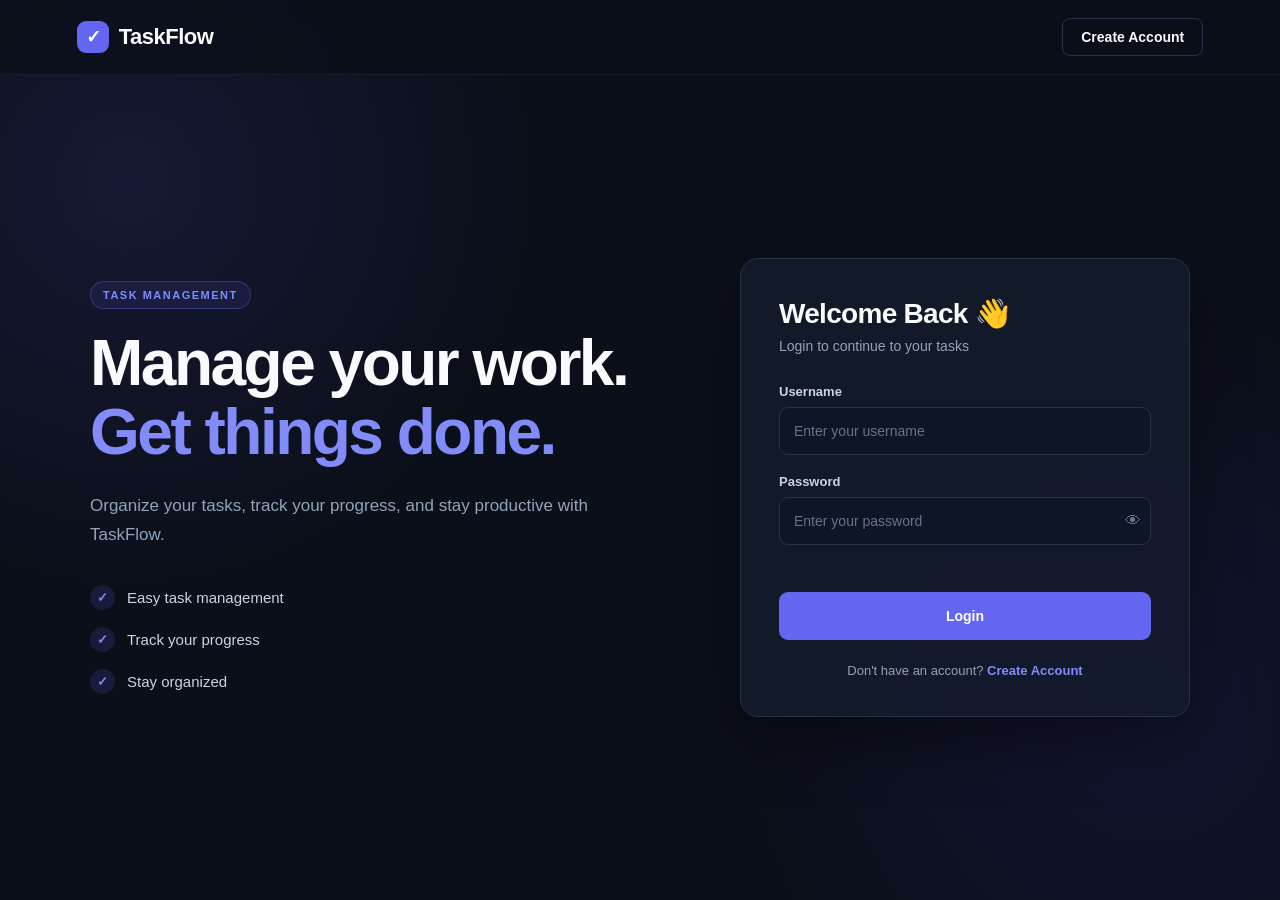
<file: frontend/index.html>
<!DOCTYPE html>
<html lang="en">
<head>
    <meta charset="UTF-8">
    <meta name="viewport" content="width=device-width, initial-scale=1.0">

    <title>TaskFlow - Login</title>

    <link rel="stylesheet" href="css/auth.css">
</head>

<body>

    <header class="navbar">
        <div class="logo">
            <span>✓</span>
            TaskFlow
        </div>

        <a href="register.html" class="register-link">
            Create Account
        </a>
    </header>


    <main class="login-container">

        <section class="login-info">

            <p class="badge">TASK MANAGEMENT</p>

            <h1>
                Manage your work.
                <span>Get things done.</span>
            </h1>

            <p class="description">
                Organize your tasks, track your progress,
                and stay productive with TaskFlow.
            </p>

            <div class="features">

                <div class="feature">
                    <span>✓</span>
                    <p>Easy task management</p>
                </div>

                <div class="feature">
                    <span>✓</span>
                    <p>Track your progress</p>
                </div>

                <div class="feature">
                    <span>✓</span>
                    <p>Stay organized</p>
                </div>

            </div>

        </section>


        <section class="login-card">

            <h2>Welcome Back 👋</h2>

            <p class="login-subtitle">
                Login to continue to your tasks
            </p>

            <form id="loginForm">

                <div class="form-group">

                    <label for="username">
                        Username
                    </label>

                    <input
                        type="text"
                        id="username"
                        name="username"
                        placeholder="Enter your username"
                        required
                    >

                </div>


                <div class="form-group">

                    <label for="password">
                        Password
                    </label>

                    <div class="password-box">

                        <input
                            type="password"
                            id="password"
                            name="password"
                            placeholder="Enter your password"
                            required
                        >

                        <button
                            type="button"
                            id="togglePassword"
                        >
                            👁
                        </button>

                    </div>

                </div>


                <p id="loginError" class="error-message"></p>


                <button
                    type="submit"
                    class="login-btn"
                >
                    Login
                </button>

            </form>


            <p class="register-text">
                Don't have an account?
                <a href="register.html">
                    Create Account
                </a>
            </p>

        </section>

    </main>


    <script src="js/auth.js"></script>
    <script src="js/config.js"></script>


</body>
</html>
</file>
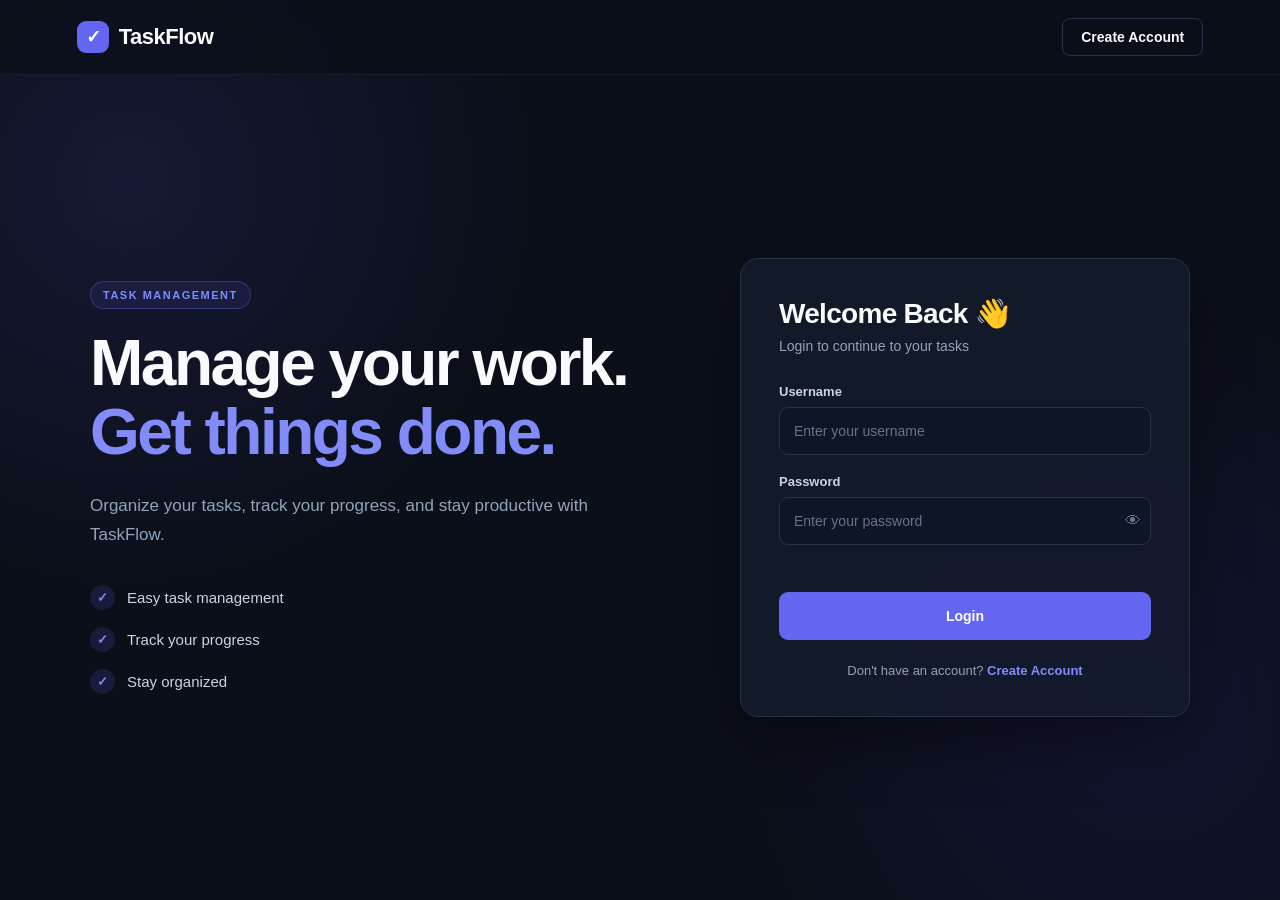
<file: frontend/dashboard.html>
<!DOCTYPE html>
<html lang="en">

<head>

    <meta charset="UTF-8">

    <meta
        name="viewport"
        content="width=device-width, initial-scale=1.0"
    >

    <title>TaskFlow - Dashboard</title>

    <link
        rel="stylesheet"
        href="css/dashboard.css"
    >

</head>


<body>


    <div class="app-container">


        <aside class="sidebar">

            <div class="sidebar-logo">

                <div class="logo-icon">
                    ✓
                </div>

                <span>
                    TaskFlow
                </span>

            </div>


            <nav class="sidebar-nav">


                <div class="nav-section">

                    <p class="nav-title">
                        MAIN
                    </p>


                    <a
                        href="#"
                        class="nav-item active"
                        id="dashboardNav"
                    >

                        <span class="nav-icon">
                            ▣
                        </span>

                        <span>
                            Dashboard
                        </span>

                    </a>

                </div>


                <div class="nav-section">

                    <p class="nav-title">
                        TASKS
                    </p>


                    <a
                        href="#"
                        class="nav-item"
                        id="allTasksNav"
                    >

                        <span class="nav-icon">
                            □
                        </span>

                        <span>
                            All Tasks
                        </span>

                    </a>


                    <a
                        href="#"
                        class="nav-item"
                        id="completedNav"
                    >

                        <span class="nav-icon">
                            ✓
                        </span>

                        <span>
                            Completed
                        </span>

                    </a>

                </div>


                <div class="nav-section">

                    <p class="nav-title">
                        SETTINGS
                    </p>


                    <a
                        href="#"
                        class="nav-item"
                        id="settingsNav"
                    >

                        <span class="nav-icon">
                            ⚙
                        </span>

                        <span>
                            Settings
                        </span>

                    </a>

                </div>

            </nav>


            <div class="sidebar-bottom">

                <button
                    class="logout-btn"
                    id="logoutBtn"
                >

                    <span class="nav-icon">
                        ↪
                    </span>

                    <span>
                        Logout
                    </span>

                </button>

            </div>

        </aside>



        <main class="main-content">


            <header class="top-header">

                <div class="header-left">

                    <h1>
                        Dashboard
                    </h1>

                </div>


                <div class="header-right">


                    <button
                        class="notification-btn"
                        id="notificationBtn"
                    >

                        🔔

                        <span class="notification-dot"></span>

                    </button>


                    <div
                        class="user-profile"
                        id="userProfile"
                    >

                        <div class="user-avatar">
                            P
                        </div>

                        <div class="user-info">

                            <span
                                class="user-name"
                                id="userName"
                            >
                                Prince
                            </span>

                            <span class="user-role">
                                User
                            </span>

                        </div>

                        <span class="profile-arrow">
                            ▼
                        </span>

                    </div>

                </div>

            </header>



            <section class="dashboard-body">


                <div class="welcome-section">

                    <div>

                        <p class="welcome-label">
                            OVERVIEW
                        </p>

                        <h2>
                            Good Morning,
                            <span id="welcomeName">
                                Prince
                            </span>
                            👋
                        </h2>

                        <p>
                            Here's what's happening with your
                            tasks today.
                        </p>

                    </div>

                </div>



                <div class="stats-grid">


                    <div class="stat-card">

                        <div class="stat-card-top">

                            <div class="stat-icon total-icon">
                                ✓
                            </div>

                            <span class="stat-label">
                                TOTAL TASKS
                            </span>

                        </div>


                        <div class="stat-number" id="totalTasks">
                            0
                        </div>

                        <p class="stat-description">
                            All your tasks
                        </p>

                    </div>



                    <div class="stat-card">

                        <div class="stat-card-top">

                            <div class="stat-icon pending-icon">
                                ○
                            </div>

                            <span class="stat-label">
                                PENDING
                            </span>

                        </div>


                        <div
                            class="stat-number"
                            id="pendingTasks"
                        >
                            0
                        </div>

                        <p class="stat-description">
                            Tasks to complete
                        </p>

                    </div>



                    <div class="stat-card">

                        <div class="stat-card-top">

                            <div class="stat-icon completed-icon">
                                ✓
                            </div>

                            <span class="stat-label">
                                COMPLETED
                            </span>

                        </div>


                        <div
                            class="stat-number"
                            id="completedTasks"
                        >
                            0
                        </div>

                        <p class="stat-description">
                            Tasks completed
                        </p>

                    </div>


                </div>



                <div class="tasks-header">

                    <div>

                        <h2>
                            My Tasks
                        </h2>

                        <p>
                            Manage and track your tasks
                        </p>

                    </div>


                    <button
                        class="add-task-btn"
                        id="addTaskBtn"
                    >

                        <span>
                            +
                        </span>

                        Add New Task

                    </button>

                </div>



                <div class="task-filters">

                    <button
                        class="filter-btn active"
                        id="filterAll"
                    >
                        All
                    </button>

                    <button
                        class="filter-btn"
                        id="filterPending"
                    >
                        Pending
                    </button>

                    <button
                        class="filter-btn"
                        id="filterCompleted"
                    >
                        Completed
                    </button>

                </div>



                <div
                    class="task-list"
                    id="taskList"
                >


                    <div
                        class="empty-state"
                        id="emptyState"
                    >

                        <div class="empty-icon">
                            ✓
                        </div>

                        <h3>
                            No tasks yet
                        </h3>

                        <p>
                            Create your first task to get started.
                        </p>

                        <button
                            class="empty-add-btn"
                            id="emptyAddBtn"
                        >
                            Create Your First Task
                        </button>

                    </div>

                </div>


            </section>

        </main>

    </div>



    <div
        class="modal-overlay"
        id="taskModal"
    >

        <div class="task-modal">


            <div class="modal-header">

                <div>

                    <h2>
                        Create New Task
                    </h2>

                    <p>
                        Add a new task to your list.
                    </p>

                </div>


                <button
                    class="modal-close"
                    id="closeTaskModal"
                >
                    ×
                </button>

            </div>



            <form id="taskForm">


                <div class="form-group">

                    <label for="taskTitle">
                        Task Title
                    </label>

                    <input
                        type="text"
                        id="taskTitle"
                        name="tittle"
                        placeholder="Enter task title"
                        required
                    >

                </div>



                <div class="form-group">

                    <label for="taskDescription">
                        Description
                    </label>

                    <textarea
                        id="taskDescription"
                        name="discription"
                        rows="5"
                        placeholder="Describe your task..."
                        required
                    ></textarea>

                </div>



                <div class="form-group">

                    <label for="taskStatus">
                        Status
                    </label>

                    <select
                        id="taskStatus"
                        name="is_completed"
                    >

                        <option value="false">
                            Pending
                        </option>

                        <option value="true">
                            Completed
                        </option>

                    </select>

                </div>



                <div class="modal-actions">

                    <button
                        type="button"
                        class="cancel-btn"
                        id="cancelTaskBtn"
                    >
                        Cancel
                    </button>


                    <button
                        type="submit"
                        class="create-task-btn"
                    >
                        Create Task
                    </button>

                </div>

            </form>

        </div>

    </div>



    <script src="js/config.js"></script>

    <script src="js/dashboard.js"></script>

    <script src="js/tasks.js"></script>


</body>

</html>
</file>
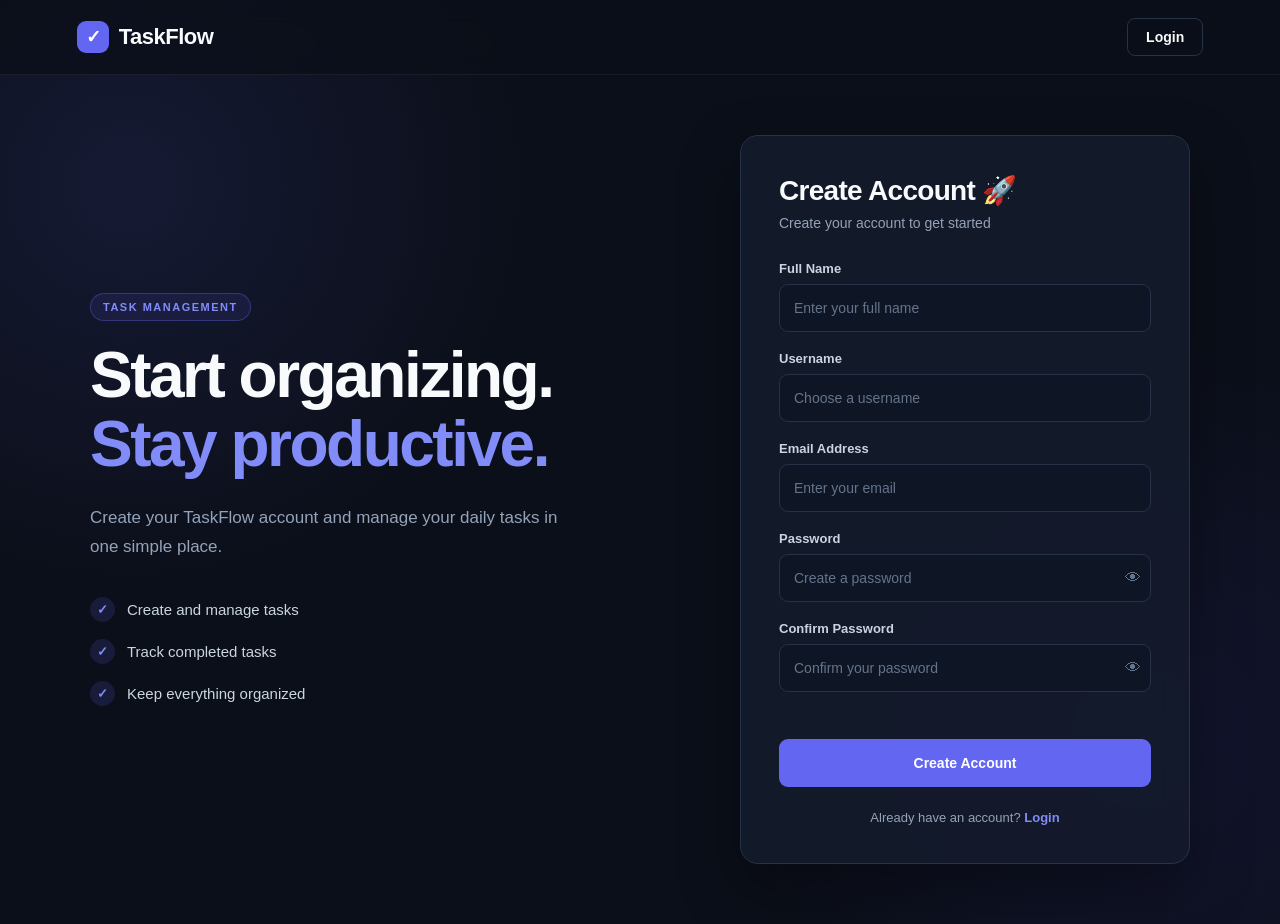
<file: frontend/register.html>
<!DOCTYPE html>
<html lang="en">
<head>
    <meta charset="UTF-8">
    <meta name="viewport" content="width=device-width, initial-scale=1.0">

    <title>TaskFlow - Create Account</title>

    <link rel="stylesheet" href="css/auth.css">
</head>

<body>

    <header class="navbar">

        <div class="logo">
            <span>✓</span>
            TaskFlow
        </div>

        <a href="index.html" class="register-link">
            Login
        </a>

    </header>


    <main class="register-container">

        <section class="login-info">

            <p class="badge">TASK MANAGEMENT</p>

            <h1>
                Start organizing.
                <span>Stay productive.</span>
            </h1>

            <p class="description">
                Create your TaskFlow account and manage
                your daily tasks in one simple place.
            </p>

            <div class="features">

                <div class="feature">
                    <span>✓</span>
                    <p>Create and manage tasks</p>
                </div>

                <div class="feature">
                    <span>✓</span>
                    <p>Track completed tasks</p>
                </div>

                <div class="feature">
                    <span>✓</span>
                    <p>Keep everything organized</p>
                </div>

            </div>

        </section>


        <section class="register-card">

            <h2>Create Account 🚀</h2>

            <p class="register-subtitle">
                Create your account to get started
            </p>


            <form id="registerForm">

                <div class="form-group">

                    <label for="name">
                        Full Name
                    </label>

                    <input
                        type="text"
                        id="name"
                        name="name"
                        placeholder="Enter your full name"
                        autocomplete="name"
                        required
                    >

                </div>


                <div class="form-group">

                    <label for="username">
                        Username
                    </label>

                    <input
                        type="text"
                        id="username"
                        name="username"
                        placeholder="Choose a username"
                        autocomplete="username"
                        required
                    >

                </div>


                <div class="form-group">

                    <label for="email">
                        Email Address
                    </label>

                    <input
                        type="email"
                        id="email"
                        name="email"
                        placeholder="Enter your email"
                        autocomplete="email"
                        required
                    >

                </div>


                <div class="form-group">

                    <label for="password">
                        Password
                    </label>

                    <div class="password-box">

                        <input
                            type="password"
                            id="password"
                            name="password"
                            placeholder="Create a password"
                            autocomplete="new-password"
                            required
                        >

                        <button
                            type="button"
                            id="togglePassword"
                            aria-label="Show password"
                        >
                            👁
                        </button>

                    </div>

                </div>


                <div class="form-group">

                    <label for="confirmPassword">
                        Confirm Password
                    </label>

                    <div class="password-box">

                        <input
                            type="password"
                            id="confirmPassword"
                            name="confirmPassword"
                            placeholder="Confirm your password"
                            autocomplete="new-password"
                            required
                        >

                        <button
                            type="button"
                            id="toggleConfirmPassword"
                            aria-label="Show confirm password"
                        >
                            👁
                        </button>

                    </div>

                </div>


                <p
                    id="registerError"
                    class="error-message"
                    aria-live="polite"
                ></p>


                <p
                    id="registerSuccess"
                    class="success-message"
                    aria-live="polite"
                ></p>


                <button
                    type="submit"
                    class="register-btn"
                >
                    Create Account
                </button>

            </form>


            <p class="login-text">

                Already have an account?

                <a href="index.html">
                    Login
                </a>

            </p>

        </section>

    </main>


    <script src="js/auth.js"></script>
    <script src="js/config.js"></script>

</body>
</html>
</file>
<file: frontend/css/auth.css>
* {
    margin: 0;
    padding: 0;
    box-sizing: border-box;
}

:root {
    --bg-primary: #0b0f19;
    --bg-secondary: #111827;
    --card-bg: #151c2c;
    --border: #273248;

    --text-primary: #f8fafc;
    --text-secondary: #94a3b8;

    --accent: #6366f1;
    --accent-hover: #4f46e5;

    --danger: #ef4444;
}


/* =========================
   BODY
========================= */

body {
    min-height: 100vh;

    font-family:
        Inter,
        -apple-system,
        BlinkMacSystemFont,
        "Segoe UI",
        sans-serif;

    background:
        radial-gradient(
            circle at 10% 20%,
            rgba(99, 102, 241, 0.12),
            transparent 30%
        ),
        radial-gradient(
            circle at 90% 80%,
            rgba(79, 70, 229, 0.10),
            transparent 30%
        ),
        var(--bg-primary);

    color: var(--text-primary);
}


/* =========================
   NAVBAR
========================= */

.navbar {
    width: 100%;

    height: 75px;

    padding: 0 6%;

    display: flex;
    align-items: center;
    justify-content: space-between;

    border-bottom: 1px solid rgba(255, 255, 255, 0.06);

    background: rgba(11, 15, 25, 0.75);

    backdrop-filter: blur(12px);
}


/* Logo */

.logo {
    display: flex;
    align-items: center;
    gap: 10px;

    font-size: 22px;
    font-weight: 700;
    letter-spacing: -0.5px;
}

.logo span {
    width: 32px;
    height: 32px;

    display: flex;
    align-items: center;
    justify-content: center;

    border-radius: 9px;

    background: var(--accent);

    color: white;

    font-size: 18px;
}


/* Navbar Link */

.register-link {
    text-decoration: none;

    color: var(--text-primary);

    font-size: 14px;
    font-weight: 600;

    padding: 10px 18px;

    border: 1px solid var(--border);

    border-radius: 8px;

    transition: 0.25s ease;
}

.register-link:hover {
    border-color: var(--accent);

    color: white;

    background: rgba(99, 102, 241, 0.10);
}


/* =========================
   MAIN CONTAINER
========================= */

.login-container,
.register-container {
    width: min(1100px, 90%);

    min-height: calc(100vh - 75px);

    margin: auto;

    display: grid;

    grid-template-columns: 1fr 450px;

    align-items: center;

    gap: 80px;

    padding: 60px 0;
}


/* =========================
   LEFT INFORMATION
========================= */

.login-info {
    max-width: 550px;
}


/* Badge */

.badge {
    display: inline-block;

    margin-bottom: 20px;

    padding: 7px 12px;

    border: 1px solid rgba(99, 102, 241, 0.35);

    border-radius: 50px;

    background: rgba(99, 102, 241, 0.10);

    color: #818cf8;

    font-size: 11px;

    font-weight: 700;

    letter-spacing: 1.5px;
}


/* Heading */

.login-info h1 {
    font-size: clamp(42px, 5vw, 64px);

    line-height: 1.08;

    letter-spacing: -2.5px;

    margin-bottom: 25px;
}

.login-info h1 span {
    display: block;

    color: #818cf8;
}


/* Description */

.description {
    max-width: 500px;

    color: var(--text-secondary);

    font-size: 17px;

    line-height: 1.7;

    margin-bottom: 35px;
}


/* =========================
   FEATURES
========================= */

.features {
    display: flex;
    flex-direction: column;

    gap: 17px;
}

.feature {
    display: flex;
    align-items: center;

    gap: 12px;

    color: #cbd5e1;

    font-size: 15px;
}

.feature span {
    width: 25px;
    height: 25px;

    display: flex;
    align-items: center;
    justify-content: center;

    border-radius: 50%;

    background: rgba(99, 102, 241, 0.15);

    color: #818cf8;

    font-size: 13px;
    font-weight: bold;
}


/* =========================
   LOGIN / REGISTER CARD
========================= */

.login-card,
.register-card {
    width: 100%;

    padding: 38px;

    background: rgba(21, 28, 44, 0.85);

    border: 1px solid var(--border);

    border-radius: 18px;

    box-shadow:
        0 25px 60px rgba(0, 0, 0, 0.35);

    backdrop-filter: blur(15px);
}


/* Card Heading */

.login-card h2,
.register-card h2 {
    font-size: 28px;

    margin-bottom: 8px;

    letter-spacing: -0.7px;
}

.login-subtitle,
.register-subtitle {
    color: var(--text-secondary);

    font-size: 14px;

    margin-bottom: 30px;
}


/* =========================
   FORM
========================= */

.form-group {
    margin-bottom: 19px;
}

.form-group label {
    display: block;

    margin-bottom: 8px;

    color: #cbd5e1;

    font-size: 13px;

    font-weight: 600;
}


/* Inputs */

.form-group input {
    width: 100%;

    height: 48px;

    padding: 0 14px;

    border: 1px solid var(--border);

    border-radius: 9px;

    outline: none;

    background: #0e1524;

    color: white;

    font-size: 14px;

    transition: 0.25s ease;
}

.form-group input::placeholder {
    color: #64748b;
}

.form-group input:focus {
    border-color: var(--accent);

    box-shadow:
        0 0 0 3px rgba(99, 102, 241, 0.12);
}


/* =========================
   PASSWORD
========================= */

.password-box {
    position: relative;
}

.password-box input {
    padding-right: 48px;
}

.password-box button {
    position: absolute;

    right: 10px;
    top: 50%;

    transform: translateY(-50%);

    border: none;

    background: transparent;

    color: #64748b;

    cursor: pointer;

    font-size: 16px;
}

.password-box button:hover {
    color: white;
}


/* =========================
   ERROR MESSAGE
========================= */

.error-message {
    min-height: 18px;

    margin-bottom: 10px;

    color: var(--danger);

    font-size: 13px;
}


/* =========================
   LOGIN BUTTON
========================= */

.login-btn,
.register-btn {
    width: 100%;

    height: 48px;

    border: none;

    border-radius: 9px;

    background: var(--accent);

    color: white;

    font-size: 14px;

    font-weight: 700;

    cursor: pointer;

    transition: 0.25s ease;
}

.login-btn:hover,
.register-btn:hover {
    background: var(--accent-hover);

    transform: translateY(-1px);

    box-shadow:
        0 8px 20px rgba(79, 70, 229, 0.25);
}

.login-btn:active,
.register-btn:active {
    transform: translateY(0);
}


/* =========================
   REGISTER TEXT
========================= */

.register-text,
.login-text {
    margin-top: 23px;

    text-align: center;

    color: var(--text-secondary);

    font-size: 13px;
}

.register-text a,
.login-text a {
    color: #818cf8;

    font-weight: 600;

    text-decoration: none;
}

.register-text a:hover,
.login-text a:hover {
    text-decoration: underline;
}


/* =========================
   RESPONSIVE
========================= */

@media (max-width: 900px) {

    .login-container,
    .register-container {
        grid-template-columns: 1fr;

        max-width: 500px;

        gap: 40px;

        padding: 50px 0;
    }

    .login-info {
        text-align: center;

        max-width: 100%;
    }

    .login-info h1 {
        font-size: 45px;
    }

    .description {
        margin-left: auto;
        margin-right: auto;
    }

    .features {
        align-items: center;
    }
}


/* =========================
   MOBILE
========================= */

@media (max-width: 500px) {

    .navbar {
        height: 65px;

        padding: 0 20px;
    }

    .logo {
        font-size: 19px;
    }

    .logo span {
        width: 29px;
        height: 29px;
    }

    .register-link {
        padding: 8px 13px;

        font-size: 12px;
    }

    .login-container {
        width: calc(100% - 30px);

        padding: 35px 0;
    }

    .login-info h1 {
        font-size: 38px;

        letter-spacing: -1.5px;
    }

    .description {
        font-size: 15px;
    }

    .login-card,
    .register-card {
        padding: 25px 20px;

        border-radius: 14px;
    }

    .login-card h2,
    .register-card h2 {
        font-size: 24px;
    }
}
</file>
<file: frontend/css/dashboard.css>
/* =========================================================
   TASK MANAGEMENT - DASHBOARD CSS
========================================================= */


/* =========================================================
   1. RESET
========================================================= */

* {
    margin: 0;
    padding: 0;
    box-sizing: border-box;
}


body {
    font-family: Arial, Helvetica, sans-serif;
    background: #f5f7fb;
    color: #1f2937;
}


/* Remove default link styling */

a {
    text-decoration: none;
    color: inherit;
}


/* Remove button default styling */

button {
    font-family: inherit;
    cursor: pointer;
}


/* =========================================================
   2. MAIN APP
========================================================= */

.app-container {
    display: flex;
    min-height: 100vh;
}


/* =========================================================
   3. SIDEBAR
========================================================= */

.sidebar {
    width: 250px;
    min-height: 100vh;

    background: #111827;
    color: #ffffff;

    display: flex;
    flex-direction: column;

    position: fixed;
    left: 0;
    top: 0;
    bottom: 0;
}


/* Logo */

.sidebar-logo {
    height: 80px;

    display: flex;
    align-items: center;

    gap: 12px;

    padding: 0 25px;

    border-bottom: 1px solid #273244;

    font-size: 22px;
    font-weight: 700;
}


/* Logo icon */

.logo-icon {
    width: 38px;
    height: 38px;

    display: flex;
    align-items: center;
    justify-content: center;

    background: #4f46e5;

    border-radius: 10px;

    font-size: 20px;
    font-weight: bold;
}


/* =========================================================
   4. SIDEBAR NAVIGATION
========================================================= */

.sidebar-nav {
    flex: 1;

    padding: 25px 15px;
}


.nav-section {
    margin-bottom: 30px;
}


.nav-title {
    padding: 0 12px;

    margin-bottom: 10px;

    font-size: 11px;
    font-weight: 700;

    letter-spacing: 1px;

    color: #6b7280;
}


.nav-item {
    display: flex;
    align-items: center;

    gap: 12px;

    padding: 12px 14px;

    margin-bottom: 5px;

    border-radius: 8px;

    color: #9ca3af;

    font-size: 14px;

    transition: 0.2s ease;
}


.nav-item:hover {
    background: #1f2937;
    color: #ffffff;
}


.nav-item.active {
    background: #4f46e5;
    color: #ffffff;
}


.nav-icon {
    width: 22px;

    text-align: center;

    font-size: 17px;
}


/* =========================================================
   5. LOGOUT
========================================================= */

.sidebar-bottom {
    padding: 20px 15px;

    border-top: 1px solid #273244;
}


.logout-btn {
    width: 100%;

    display: flex;
    align-items: center;

    gap: 12px;

    padding: 12px 14px;

    background: transparent;

    border: none;

    border-radius: 8px;

    color: #9ca3af;

    font-size: 14px;

    text-align: left;

    transition: 0.2s ease;
}


.logout-btn:hover {
    background: #1f2937;
    color: #ffffff;
}


/* =========================================================
   6. MAIN CONTENT
========================================================= */

.main-content {
    margin-left: 250px;

    width: calc(100% - 250px);

    min-height: 100vh;
}


/* =========================================================
   7. TOP HEADER
========================================================= */

.top-header {
    height: 80px;

    background: #ffffff;

    border-bottom: 1px solid #e5e7eb;

    display: flex;
    align-items: center;
    justify-content: space-between;

    padding: 0 35px;
}


.header-left h1 {
    font-size: 21px;

    color: #111827;
}


/* Header right */

.header-right {
    display: flex;
    align-items: center;

    gap: 25px;
}


/* =========================================================
   8. NOTIFICATION
========================================================= */

.notification-btn {
    position: relative;

    width: 40px;
    height: 40px;

    display: flex;
    align-items: center;
    justify-content: center;

    background: #f9fafb;

    border: 1px solid #e5e7eb;

    border-radius: 50%;

    font-size: 16px;
}


.notification-dot {
    position: absolute;

    top: 7px;
    right: 7px;

    width: 7px;
    height: 7px;

    background: #ef4444;

    border-radius: 50%;
}


/* =========================================================
   9. USER PROFILE
========================================================= */

.user-profile {
    display: flex;
    align-items: center;

    gap: 10px;

    cursor: pointer;
}


.user-avatar {
    width: 40px;
    height: 40px;

    display: flex;
    align-items: center;
    justify-content: center;

    background: #4f46e5;

    color: #ffffff;

    border-radius: 50%;

    font-size: 15px;
    font-weight: 700;
}


.user-info {
    display: flex;
    flex-direction: column;

    gap: 2px;
}


.user-name {
    font-size: 14px;
    font-weight: 600;

    color: #111827;
}


.user-role {
    font-size: 11px;

    color: #9ca3af;
}


.profile-arrow {
    margin-left: 5px;

    font-size: 10px;

    color: #6b7280;
}


/* =========================================================
   10. DASHBOARD BODY
========================================================= */

.dashboard-body {
    padding: 35px;
}


/* =========================================================
   11. WELCOME SECTION
========================================================= */

.welcome-section {
    margin-bottom: 30px;
}


.welcome-label {
    margin-bottom: 8px;

    font-size: 11px;
    font-weight: 700;

    letter-spacing: 1px;

    color: #4f46e5;
}


.welcome-section h2 {
    margin-bottom: 8px;

    font-size: 28px;

    color: #111827;
}


.welcome-section p {
    color: #6b7280;

    font-size: 14px;
}


/* =========================================================
   12. STATISTICS
========================================================= */

.stats-grid {
    display: grid;

    grid-template-columns: repeat(3, 1fr);

    gap: 20px;

    margin-bottom: 40px;
}


.stat-card {
    padding: 22px;

    background: #ffffff;

    border: 1px solid #e5e7eb;

    border-radius: 12px;

    transition: 0.2s ease;
}


.stat-card:hover {
    transform: translateY(-2px);

    box-shadow: 0 8px 25px rgba(0, 0, 0, 0.05);
}


.stat-card-top {
    display: flex;
    align-items: center;

    gap: 12px;

    margin-bottom: 18px;
}


.stat-icon {
    width: 40px;
    height: 40px;

    display: flex;
    align-items: center;
    justify-content: center;

    border-radius: 9px;

    font-weight: bold;

    font-size: 17px;
}


.total-icon {
    background: #eef2ff;
    color: #4f46e5;
}


.pending-icon {
    background: #fff7ed;
    color: #f97316;
}


.completed-icon {
    background: #ecfdf5;
    color: #10b981;
}


.stat-label {
    font-size: 11px;

    font-weight: 700;

    letter-spacing: 0.6px;

    color: #6b7280;
}


.stat-number {
    margin-bottom: 5px;

    font-size: 30px;

    font-weight: 700;

    color: #111827;
}


.stat-description {
    font-size: 12px;

    color: #9ca3af;
}


/* =========================================================
   13. TASK HEADER
========================================================= */

.tasks-header {
    display: flex;
    align-items: center;
    justify-content: space-between;

    margin-bottom: 20px;
}


.tasks-header h2 {
    margin-bottom: 5px;

    font-size: 20px;

    color: #111827;
}


.tasks-header p {
    font-size: 13px;

    color: #9ca3af;
}


/* =========================================================
   14. ADD TASK BUTTON
========================================================= */

.add-task-btn {
    display: flex;
    align-items: center;

    gap: 8px;

    padding: 11px 18px;

    background: #4f46e5;

    color: #ffffff;

    border: none;

    border-radius: 8px;

    font-size: 13px;
    font-weight: 600;

    transition: 0.2s ease;
}


.add-task-btn:hover {
    background: #4338ca;

    transform: translateY(-1px);
}


.add-task-btn span {
    font-size: 19px;
}


/* =========================================================
   15. TASK FILTERS
========================================================= */

.task-filters {
    display: flex;

    gap: 8px;

    margin-bottom: 15px;
}


.filter-btn {
    padding: 8px 15px;

    background: #ffffff;

    border: 1px solid #e5e7eb;

    border-radius: 7px;

    color: #6b7280;

    font-size: 12px;

    transition: 0.2s ease;
}


.filter-btn:hover {
    border-color: #4f46e5;

    color: #4f46e5;
}


.filter-btn.active {
    background: #4f46e5;

    border-color: #4f46e5;

    color: #ffffff;
}


/* =========================================================
   16. TASK LIST
========================================================= */

.task-list {
    display: flex;

    flex-direction: column;

    gap: 10px;
}


/* =========================================================
   17. TASK CARD
========================================================= */

.task-card {
    display: flex;
    align-items: center;

    padding: 18px 20px;

    background: #ffffff;

    border: 1px solid #e5e7eb;

    border-radius: 10px;

    transition: 0.2s ease;
}


.task-card:hover {
    border-color: #d1d5db;

    box-shadow: 0 5px 18px rgba(0, 0, 0, 0.04);
}


.task-checkbox {
    width: 20px;
    height: 20px;

    margin-right: 15px;

    cursor: pointer;
}


.task-content {
    flex: 1;
}


.task-title {
    margin-bottom: 5px;

    font-size: 14px;
    font-weight: 600;

    color: #111827;
}


.task-description {
    margin-bottom: 7px;

    font-size: 12px;

    color: #6b7280;
}


.task-date {
    font-size: 11px;

    color: #9ca3af;
}


/* Completed task */

.task-card.completed .task-title {
    text-decoration: line-through;

    color: #9ca3af;
}


.task-card.completed .task-description {
    color: #d1d5db;
}


/* =========================================================
   18. TASK ACTIONS
========================================================= */

.task-actions {
    display: flex;

    align-items: center;

    gap: 7px;
}


.task-action-btn {
    width: 34px;
    height: 34px;

    display: flex;
    align-items: center;
    justify-content: center;

    background: #f9fafb;

    border: 1px solid #e5e7eb;

    border-radius: 7px;

    color: #6b7280;

    font-size: 14px;

    transition: 0.2s ease;
}


.task-action-btn:hover {
    background: #eef2ff;

    border-color: #c7d2fe;

    color: #4f46e5;
}


.task-delete-btn:hover {
    background: #fef2f2;

    border-color: #fecaca;

    color: #ef4444;
}


/* =========================================================
   19. EMPTY STATE
========================================================= */

.empty-state {
    padding: 55px 20px;

    background: #ffffff;

    border: 1px dashed #d1d5db;

    border-radius: 12px;

    text-align: center;
}


.empty-icon {
    width: 55px;
    height: 55px;

    margin: 0 auto 15px;

    display: flex;
    align-items: center;
    justify-content: center;

    background: #eef2ff;

    color: #4f46e5;

    border-radius: 50%;

    font-size: 22px;
}


.empty-state h3 {
    margin-bottom: 7px;

    font-size: 16px;

    color: #111827;
}


.empty-state p {
    margin-bottom: 18px;

    font-size: 13px;

    color: #9ca3af;
}


.empty-add-btn {
    padding: 10px 16px;

    background: #4f46e5;

    border: none;

    border-radius: 7px;

    color: #ffffff;

    font-size: 12px;
}


/* =========================================================
   20. MODAL OVERLAY
========================================================= */

.modal-overlay {
    position: fixed;

    inset: 0;

    z-index: 1000;

    display: none;

    align-items: center;
    justify-content: center;

    background: rgba(17, 24, 39, 0.55);
}


.modal-overlay.show {
    display: flex;
}


/* =========================================================
   21. TASK MODAL
========================================================= */

.task-modal {
    width: 500px;
    max-width: 90%;

    background: #ffffff;

    border-radius: 14px;

    box-shadow: 0 20px 50px rgba(0, 0, 0, 0.2);

    overflow: hidden;
}


/* Modal Header */

.modal-header {
    display: flex;
    align-items: flex-start;
    justify-content: space-between;

    padding: 22px 24px;

    border-bottom: 1px solid #e5e7eb;
}


.modal-header h2 {
    margin-bottom: 5px;

    font-size: 18px;

    color: #111827;
}


.modal-header p {
    font-size: 12px;

    color: #9ca3af;
}


.modal-close {
    width: 32px;
    height: 32px;

    background: #f9fafb;

    border: none;

    border-radius: 7px;

    color: #6b7280;

    font-size: 22px;
}


.modal-close:hover {
    background: #f3f4f6;

    color: #111827;
}


/* =========================================================
   22. FORM
========================================================= */

#taskForm {
    padding: 24px;
}


.form-group {
    margin-bottom: 18px;
}


.form-group label {
    display: block;

    margin-bottom: 7px;

    font-size: 12px;

    font-weight: 600;

    color: #374151;
}


.form-group input,
.form-group textarea,
.form-group select {
    width: 100%;

    padding: 11px 12px;

    background: #ffffff;

    border: 1px solid #d1d5db;

    border-radius: 7px;

    outline: none;

    color: #111827;

    font-size: 13px;

    transition: 0.2s ease;
}


.form-group input:focus,
.form-group textarea:focus,
.form-group select:focus {
    border-color: #4f46e5;

    box-shadow: 0 0 0 3px rgba(79, 70, 229, 0.1);
}


.form-group textarea {
    resize: vertical;

    min-height: 110px;
}


/* =========================================================
   23. MODAL ACTIONS
========================================================= */

.modal-actions {
    display: flex;

    justify-content: flex-end;

    gap: 10px;

    padding-top: 5px;
}


.cancel-btn {
    padding: 10px 18px;

    background: #ffffff;

    border: 1px solid #d1d5db;

    border-radius: 7px;

    color: #6b7280;

    font-size: 13px;
}


.cancel-btn:hover {
    background: #f9fafb;
}


.create-task-btn {
    padding: 10px 18px;

    background: #4f46e5;

    border: none;

    border-radius: 7px;

    color: #ffffff;

    font-size: 13px;
    font-weight: 600;
}


.create-task-btn:hover {
    background: #4338ca;
}


/* =========================================================
   24. RESPONSIVE
========================================================= */

@media (max-width: 1000px) {

    .sidebar {
        width: 210px;
    }

    .main-content {
        margin-left: 210px;

        width: calc(100% - 210px);
    }

    .stats-grid {
        grid-template-columns: repeat(2, 1fr);
    }

}


@media (max-width: 700px) {

    .sidebar {
        position: static;

        width: 100%;

        min-height: auto;
    }

    .app-container {
        flex-direction: column;
    }

    .main-content {
        margin-left: 0;

        width: 100%;
    }

    .top-header {
        padding: 0 20px;
    }

    .dashboard-body {
        padding: 20px;
    }

    .stats-grid {
        grid-template-columns: 1fr;
    }

    .tasks-header {
        flex-direction: column;

        align-items: flex-start;

        gap: 15px;
    }

    .user-info,
    .profile-arrow {
        display: none;
    }

}
</file>
